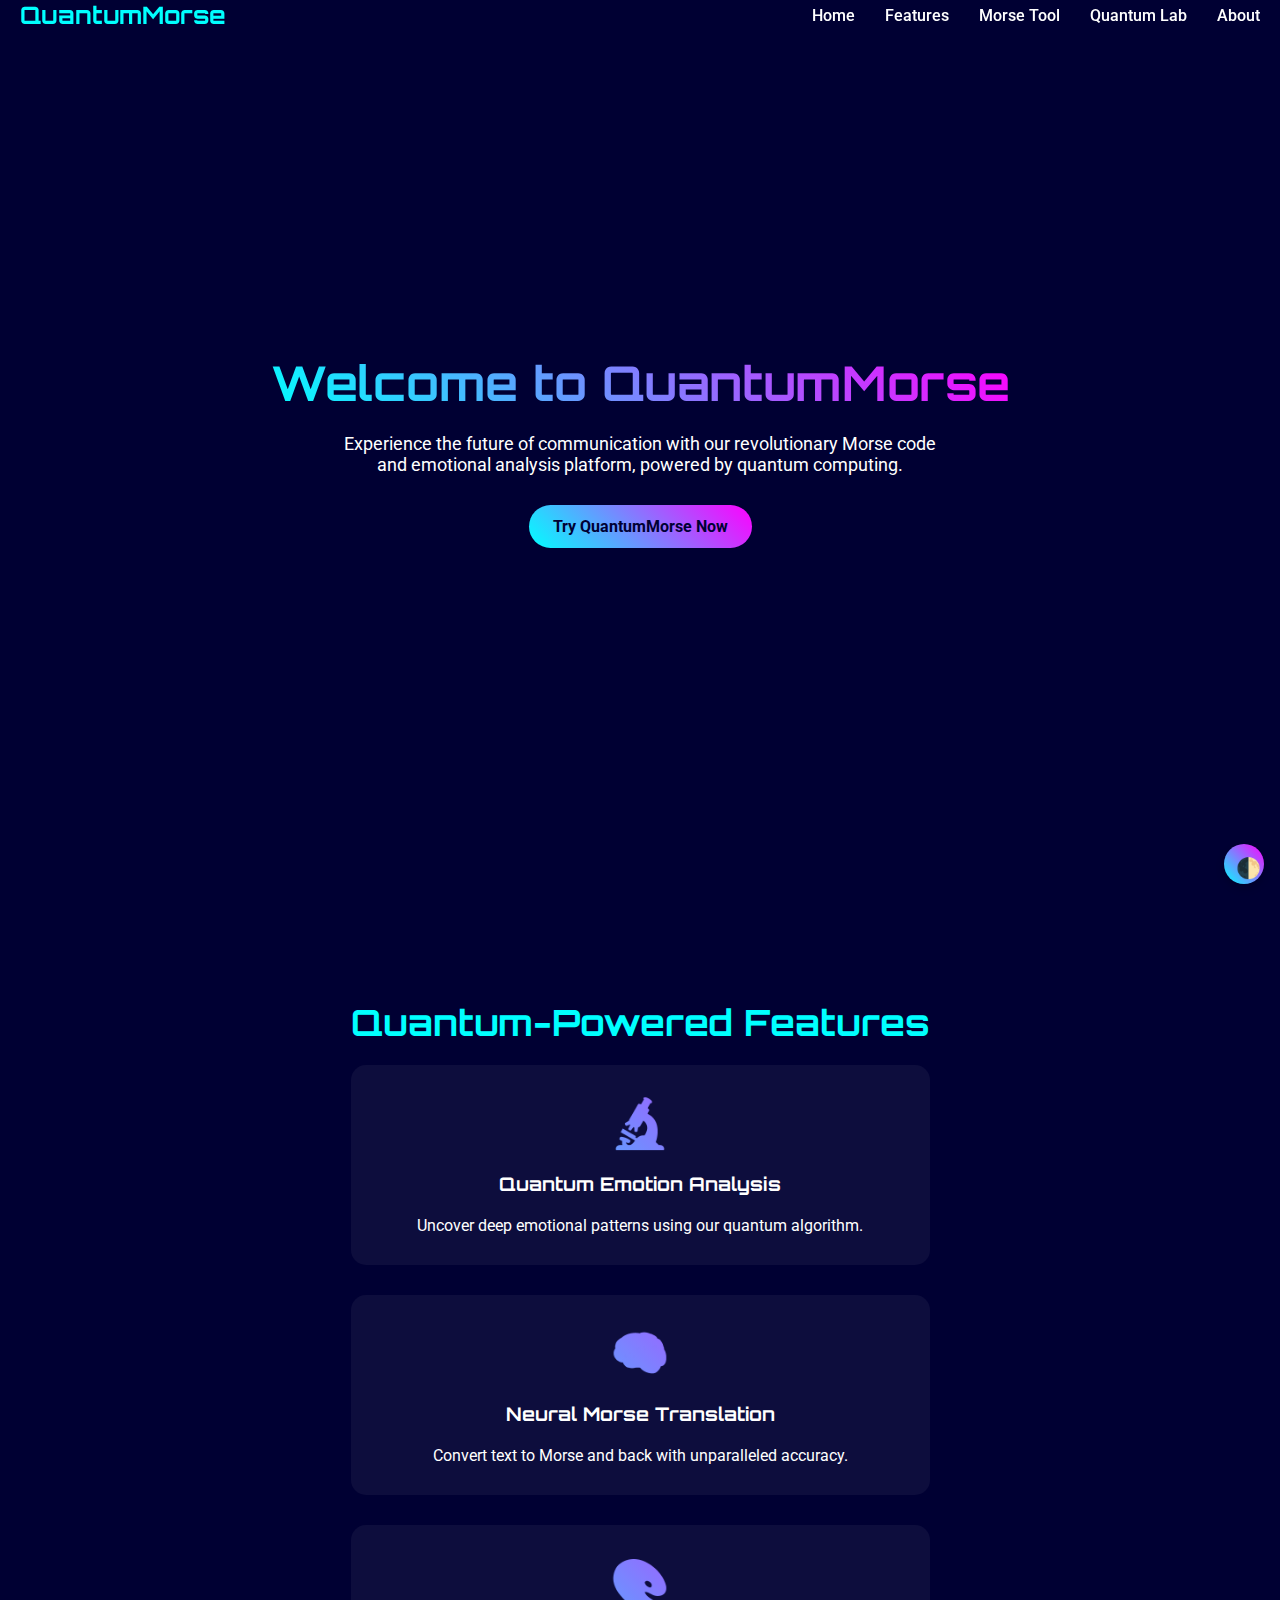
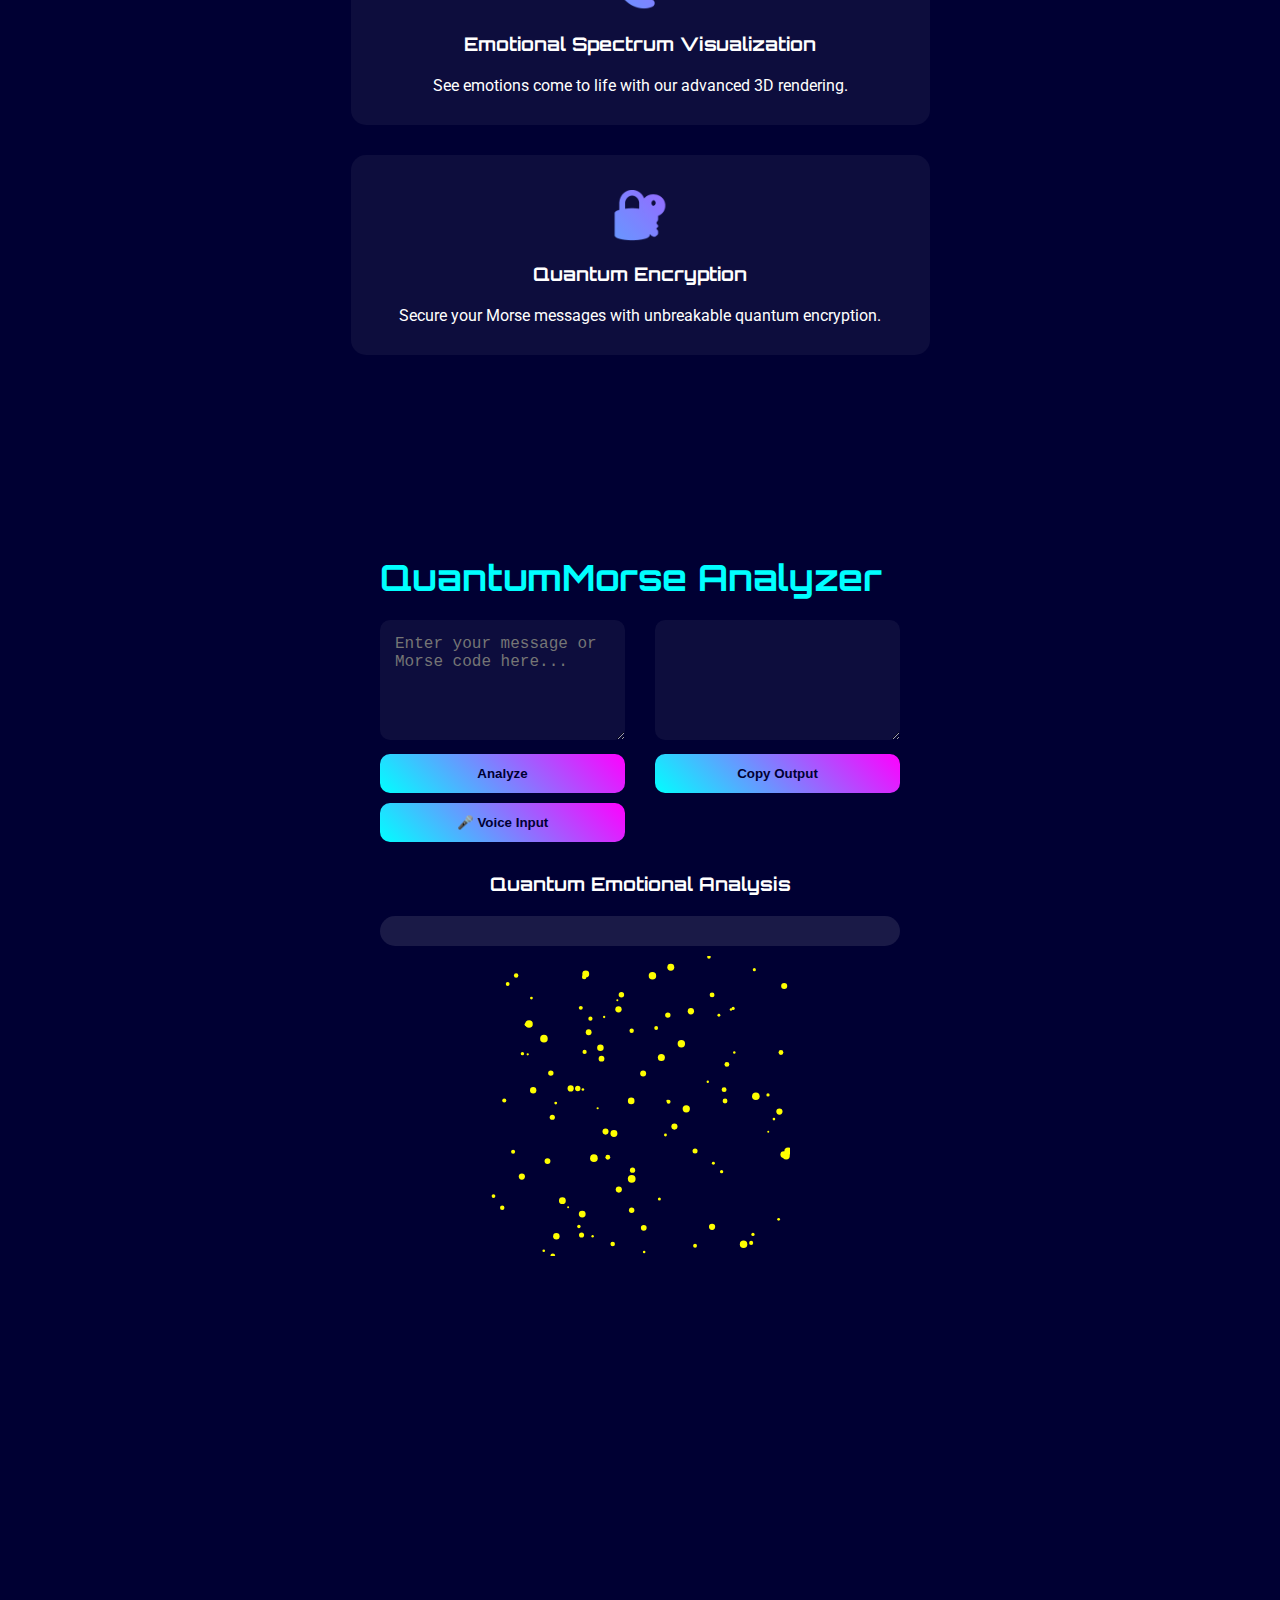
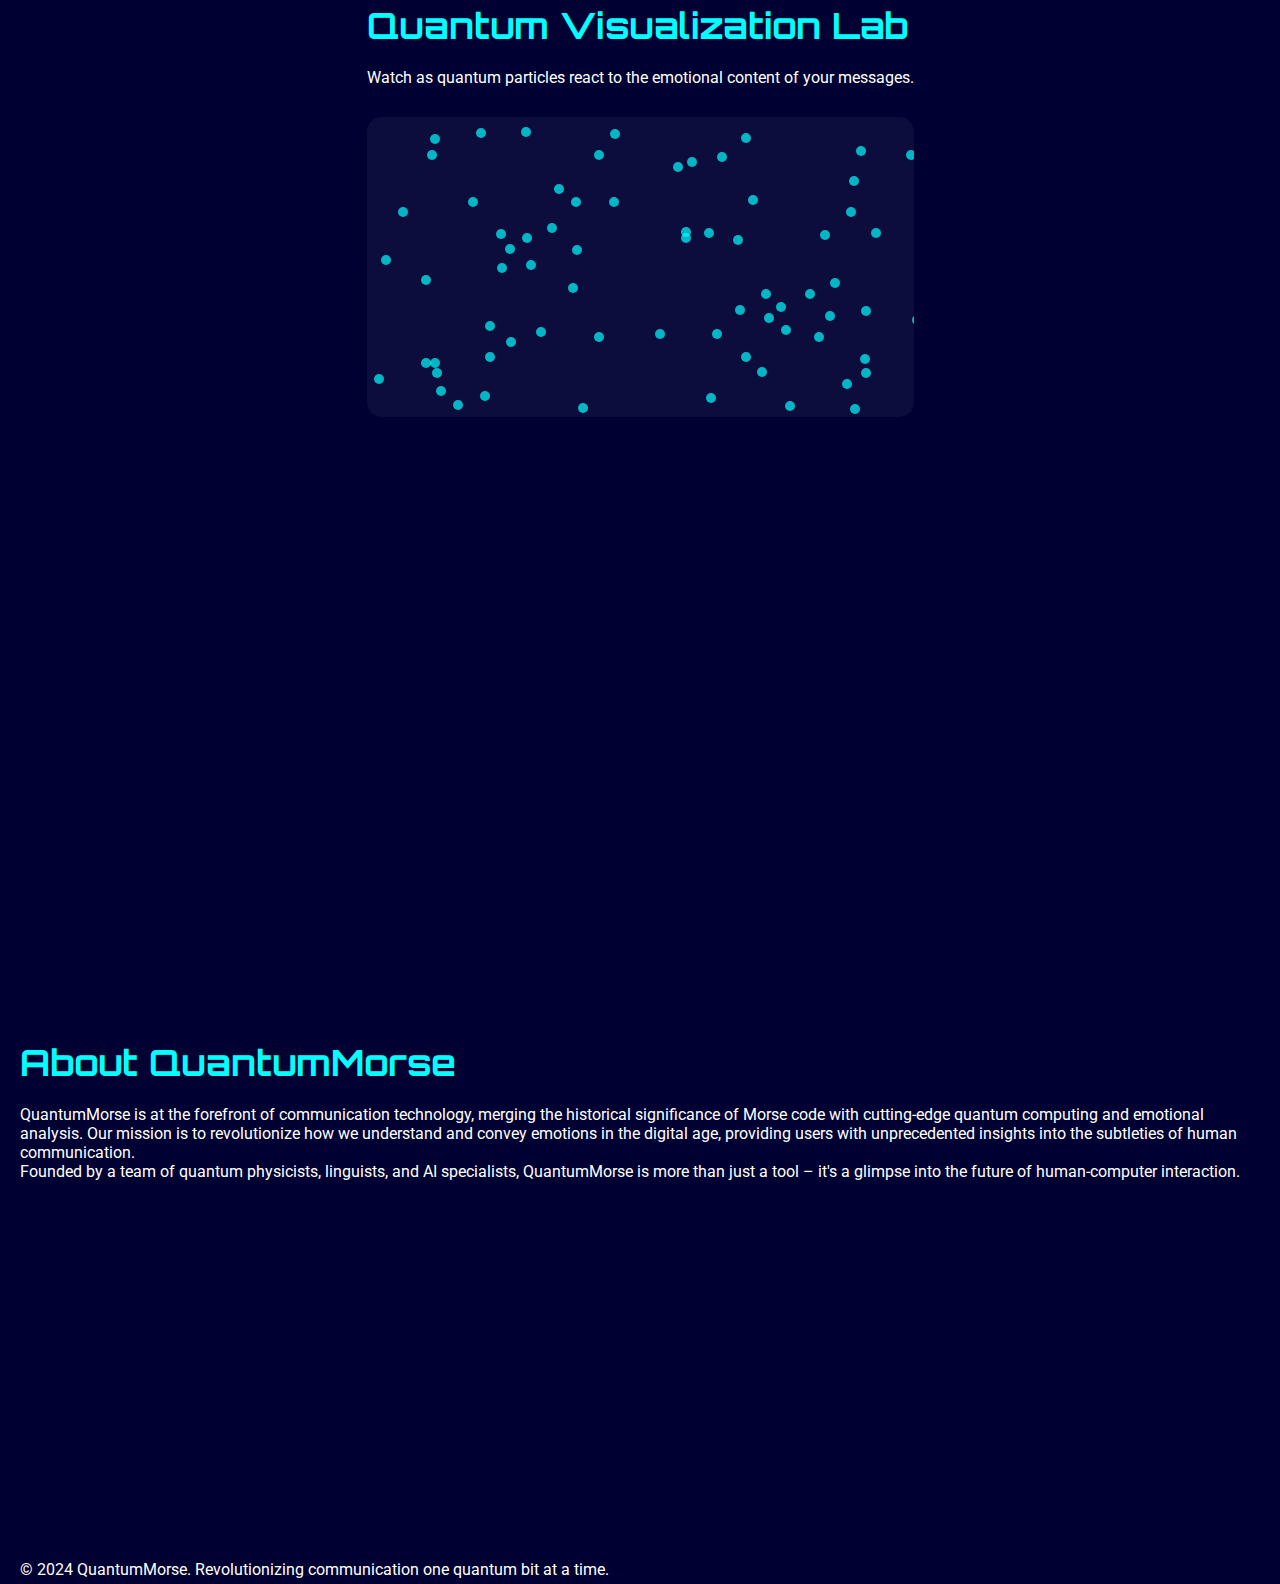
<file: index.html>
<!DOCTYPE html>
<html lang="en">
<head>
    <meta charset="UTF-8">
    <meta name="viewport" content="width=device-width, initial-scale=1.0">
    <title>QuantumMorse: Revolutionizing Communication</title>
    <style>
        @import url('https://fonts.googleapis.com/css2?family=Orbitron:wght@400;700&family=Roboto:wght@300;400;700&display=swap');

        :root {
            --primary-color: #00ffff;
            --secondary-color: #ff00ff;
            --background-color: #000033;
            --text-color: #ffffff;
        }

        * {
            margin: 0;
            padding: 0;
            box-sizing: border-box;
        }

        body {
            font-family: 'Roboto', sans-serif;
            background-color: var(--background-color);
            color: var(--text-color);
            overflow-x: hidden;
        }

        .container {
            max-width: 1400px;
            margin: 0 auto;
            padding: 0 20px;
        }

        header {
            position: fixed;
            width: 100%;
            top: 0;
            z-index: 1000;
            background: rgba(0, 0, 51, 0.8);
            backdrop-filter: blur(10px);
        }

        nav {
            display: flex;
            justify-content: space-between;
            align-items: center;
            padding: 20px 0;
        }

        .logo {
            font-family: 'Orbitron', sans-serif;
            font-size: 24px;
            font-weight: 700;
            color: var(--primary-color);
        }

        .nav-links {
            display: flex;
            gap: 30px;
        }

        .nav-links a {
            color: var(--text-color);
            text-decoration: none;
            font-weight: 500;
            transition: color 0.3s ease;
        }

        .nav-links a:hover {
            color: var(--primary-color);
        }

        section {
            padding: 100px 0;
            min-height: 100vh;
            display: flex;
            align-items: center;
            justify-content: center;
        }

        h1, h2, h3 {
            font-family: 'Orbitron', sans-serif;
            margin-bottom: 20px;
        }

        h1 {
            font-size: 48px;
            text-align: center;
            background: linear-gradient(45deg, var(--primary-color), var(--secondary-color));
            -webkit-background-clip: text;
            -webkit-text-fill-color: transparent;
        }

        h2 {
            font-size: 36px;
            color: var(--primary-color);
        }

        .hero {
            text-align: center;
        }

        .hero p {
            font-size: 18px;
            max-width: 600px;
            margin: 0 auto 30px;
        }

        .cta-button {
            display: inline-block;
            padding: 12px 24px;
            background: linear-gradient(45deg, var(--primary-color), var(--secondary-color));
            color: var(--background-color);
            text-decoration: none;
            font-weight: 700;
            border-radius: 30px;
            transition: transform 0.3s ease;
        }

        .cta-button:hover {
            transform: scale(1.05);
        }

        .features {
            display: grid;
            grid-template-columns: repeat(auto-fit, minmax(300px, 1fr));
            gap: 30px;
        }

        .feature-card {
            background: rgba(255, 255, 255, 0.05);
            border-radius: 15px;
            padding: 30px;
            text-align: center;
            transition: transform 0.3s ease;
        }

        .feature-card:hover {
            transform: translateY(-10px);
        }

        .feature-icon {
            font-size: 48px;
            margin-bottom: 20px;
            background: linear-gradient(45deg, var(--primary-color), var(--secondary-color));
            -webkit-background-clip: text;
            -webkit-text-fill-color: transparent;
        }

        .morse-container {
            display: flex;
            gap: 30px;
        }

        .morse-input, .morse-output {
            flex: 1;
        }

        textarea, input[type="text"] {
            width: 100%;
            padding: 15px;
            background: rgba(255, 255, 255, 0.05);
            border: none;
            border-radius: 10px;
            color: var(--text-color);
            font-size: 16px;
            resize: vertical;
        }

        button {
            display: block;
            width: 100%;
            padding: 12px;
            margin-top: 10px;
            background: linear-gradient(45deg, var(--primary-color), var(--secondary-color));
            border: none;
            border-radius: 10px;
            color: var(--background-color);
            font-weight: 700;
            cursor: pointer;
            transition: transform 0.3s ease;
        }

        button:hover {
            transform: scale(1.05);
        }

        .emotion-display {
            margin-top: 30px;
            text-align: center;
        }

        .emotion-meter {
            width: 100%;
            height: 30px;
            background: rgba(255, 255, 255, 0.1);
            border-radius: 15px;
            overflow: hidden;
            margin-top: 10px;
        }

        .emotion-fill {
            height: 100%;
            width: 0;
            background: linear-gradient(45deg, var(--primary-color), var(--secondary-color));
            transition: width 0.5s ease;
        }

        #emotionResult {
            margin-top: 10px;
            font-weight: 700;
        }

        .quantum-visualizer {
            width: 100%;
            height: 300px;
            background: rgba(255, 255, 255, 0.05);
            border-radius: 15px;
            margin-top: 30px;
            overflow: hidden;
            position: relative;
        }

        .quantum-particle {
            position: absolute;
            width: 10px;
            height: 10px;
            background: var(--primary-color);
            border-radius: 50%;
            opacity: 0.7;
        }

        @keyframes float {
            0%, 100% { transform: translateY(0); }
            50% { transform: translateY(-20px); }
        }

        .floating-element {
            animation: float 3s ease-in-out infinite;
        }

        @media (max-width: 768px) {
            .morse-container {
                flex-direction: column;
            }
        }
        .dark-mode-toggle {
            position: fixed;
            bottom: 1rem;
            right: 1rem;
            background-color: #f0f0f0;
            border: none;
            border-radius: 50%;
            width: 40px;
            height: 40px;
            font-size: 20px;
            cursor: pointer;
            box-shadow: 0 4px 8px rgba(0, 0, 0, 0.2);
            transition: background-color 0.3s, box-shadow 0.3s;
        }
        
        .dark-mode-toggle:hover {
            background-color: #e0e0e0;
        }
        
        .dark-mode-toggle:focus {
            outline: none;
        }
        
        /* Dark mode styles */
        .dark-mode .dark-mode-toggle {
            background-color: #333;
            color: #fff;
        }
        
    </style>
</head>
<body>
    <header>
        <nav class="container">
            <div class="logo">QuantumMorse</div>
            <div class="nav-links">
                <a href="#home">Home</a>
                <a href="#features">Features</a>
                <a href="#morse">Morse Tool</a>
                <a href="#quantum">Quantum Lab</a>
                <a href="#about">About</a>
            </div>
        </nav>
    </header>

    <main>
        <section id="home" class="hero">
            <div class="container">
                <h1>Welcome to QuantumMorse</h1>
                <p>Experience the future of communication with our revolutionary Morse code and emotional analysis platform, powered by quantum computing.</p>
                <a href="#morse" class="cta-button">Try QuantumMorse Now</a>
            </div>
        </section>

        <section id="features">
            <div class="container">
                <h2>Quantum-Powered Features</h2>
                <div class="features">
                    <div class="feature-card floating-element">
                        <div class="feature-icon">🔬</div>
                        <h3>Quantum Emotion Analysis</h3>
                        <p>Uncover deep emotional patterns using our quantum algorithm.</p>
                    </div>
                    <div class="feature-card floating-element">
                        <div class="feature-icon">🧠</div>
                        <h3>Neural Morse Translation</h3>
                        <p>Convert text to Morse and back with unparalleled accuracy.</p>
                    </div>
                    <div class="feature-card floating-element">
                        <div class="feature-icon">🎨</div>
                        <h3>Emotional Spectrum Visualization</h3>
                        <p>See emotions come to life with our advanced 3D rendering.</p>
                    </div>
                    <div class="feature-card floating-element">
                        <div class="feature-icon">🔐</div>
                        <h3>Quantum Encryption</h3>
                        <p>Secure your Morse messages with unbreakable quantum encryption.</p>
                    </div>
                </div>
            </div>
        </section>

        <section id="morse">
            <div class="container">
                <h2>QuantumMorse Analyzer</h2>
                <div class="morse-container">
                    <div class="morse-input">
                        <textarea id="inputText" rows="5" placeholder="Enter your message or Morse code here..."></textarea>
                        <button onclick="analyzeMorse()">Analyze</button>
                    </div>
                    <div class="morse-output">
                        <textarea id="outputText" rows="5" readonly></textarea>
                        <button onclick="copyOutput()">Copy Output</button>
                    </div>
                </div>
                <div class="emotion-display">
                    <h3>Quantum Emotional Analysis</h3>
                    <div class="emotion-meter">
                        <div class="emotion-fill" id="emotionFill"></div>
                    </div>
                    <p id="emotionResult"></p>
                </div>
            </div>
        </section>

        <section id="quantum">
            <div class="container">
                <h2>Quantum Visualization Lab</h2>
                <p>Watch as quantum particles react to the emotional content of your messages.</p>
                <div class="quantum-visualizer" id="quantumVisualizer"></div>
            </div>
        </section>

        <section id="about">
            <div class="container">
                <h2>About QuantumMorse</h2>
                <p>QuantumMorse is at the forefront of communication technology, merging the historical significance of Morse code with cutting-edge quantum computing and emotional analysis. Our mission is to revolutionize how we understand and convey emotions in the digital age, providing users with unprecedented insights into the subtleties of human communication.</p>
                <p>Founded by a team of quantum physicists, linguists, and AI specialists, QuantumMorse is more than just a tool – it's a glimpse into the future of human-computer interaction.</p>
            </div>
        </section>
    </main>

    <footer>
        <div class="container">
            <p>&copy; 2024 QuantumMorse. Revolutionizing communication one quantum bit at a time.</p>
        </div>
    </footer>

    <script>
        function analyzeMorse() {
            const input = document.getElementById('inputText').value;
            const output = document.getElementById('outputText');
            const emotionFill = document.getElementById('emotionFill');
            const emotionResult = document.getElementById('emotionResult');

            // Simulated Morse code conversion (replace with actual implementation)
            const morseCode = {
                'A': '.-', 'B': '-...', 'C': '-.-.', 'D': '-..', 'E': '.', 'F': '..-.',
                'G': '--.', 'H': '....', 'I': '..', 'J': '.---', 'K': '-.-', 'L': '.-..',
                'M': '--', 'N': '-.', 'O': '---', 'P': '.--.', 'Q': '--.-', 'R': '.-.',
                'S': '...', 'T': '-', 'U': '..-', 'V': '...-', 'W': '.--', 'X': '-..-',
                'Y': '-.--', 'Z': '--..', '0': '-----', '1': '.----', '2': '..---',
                '3': '...--', '4': '....-', '5': '.....', '6': '-....', '7': '--...',
                '8': '---..', '9': '----.', '.': '.-.-.-', ',': '--..--', '?': '..--..',
                "'": '.----.', '!': '-.-.--', '/': '-..-.', '(': '-.--.', ')': '-.--.-',
                '&': '.-...', ':': '---...', ';': '-.-.-.', '=': '-...-', '+': '.-.-.',
                '-': '-....-', '_': '..--.-', '"': '.-..-.', '$': '...-..-', '@': '.--.-.',
                ' ': '/'
            };

            let result = '';
            if (input.includes('.') || input.includes('-')) {
                // Decode Morse to text
                const words = input.split(' / ');
                result = words.map(word => {
                    return word.split(' ').map(char => {
                        return Object.keys(morseCode).find(key => morseCode[key] === char) || '';
                    }).join('');
                }).join(' ');
            } else {
                // Encode text to Morse
                result = input.toUpperCase().split('').map(char => {
                    return morseCode[char] || char;
                }).join(' ');
            }

            output.value = result;

            // Simulated quantum emotional analysis
            const emotionScore = Math.random();
            emotionFill.style.width = `${emotionScore * 100}%`;
            
            let emotion;
            if (emotionScore < 0.2) emotion = "Deeply Calm";
            else if (emotionScore < 0.4) emotion = "Mildly Pleasant";
            else if (emotionScore < 0.6) emotion = "Neutral";
            else if (emotionScore < 0.8) emotion = "Moderately Intense";
            else emotion = "Highly Charged";

            emotionResult.textContent = `Quantum Emotional State: ${emotion} (${(emotionScore * 100).toFixed(2)}%)`;

            // Update quantum visualization
            updateQuantumVisualization(emotionScore);
        }

        function copyOutput() {
            const output = document.getElementById('outputText');
            output.select();
            document.execCommand('copy');
            alert('Output copied to clipboard!');
        }

        function updateQuantumVisualization(emotionScore) {
            const visualizer = document.getElementById('quantumVisualizer');
            visualizer.innerHTML = '';
            const particleCount = Math.floor(emotionScore * 100) + 20;

            for (let i = 0; i < particleCount; i++) {
                const particle = document.createElement('div');
                particle.classList.add('quantum-particle');
                particle.style.left = `${Math.random() * 100}%`;
                particle.style.top = `${Math.random() * 100}%`;
                particle.style.animationDuration = `${Math.random() * 3 + 2}s`;
                particle.style.animationDelay = `${Math.random() * 2}s`;
                visualizer.appendChild(particle);
            }
        }

        // Initialize quantum visualization
        updateQuantumVisualization(0.5);

        // Add interactive particle effect to the hero section
        const hero = document.querySelector('.hero');
        hero.addEventListener('mousemove', (e) => {
            const particle = document.createElement('div');
            particle.classList.add('quantum-particle');
            particle.style.left = `${e.clientX}px`;
            particle.style.top = `${e.clientY}px`;
            hero.appendChild(particle);
            setTimeout(() => {
                particle.remove();
            }, 1000);
        });

        // Add floating animation to feature cards
        const featureCards = document.querySelectorAll('.feature-card');
        featureCards.forEach((card, index) => {
            card.style.animationDelay = `${index * 0.2}s`;
        });

        // Add real-time Morse code conversion
        const inputText = document.getElementById('inputText');
        inputText.addEventListener('input', () => {
            if (!inputText.value.includes('.') && !inputText.value.includes('-')) {
                analyzeMorse();
            }
        });

        // Add quantum encryption simulation
        function quantumEncrypt(message) {
            return btoa(message); // This is a simple base64 encoding, replace with actual quantum encryption
        }

        function quantumDecrypt(encrypted) {
            return atob(encrypted); // This is a simple base64 decoding, replace with actual quantum decryption
        }

        // Add voice input feature
        if ('webkitSpeechRecognition' in window) {
            const voiceButton = document.createElement('button');
            voiceButton.textContent = '🎤 Voice Input';
            voiceButton.onclick = startVoiceInput;
            document.querySelector('.morse-input').appendChild(voiceButton);

            function startVoiceInput() {
                const recognition = new webkitSpeechRecognition();
                recognition.onresult = (event) => {
                    const voiceResult = event.results[0][0].transcript;
                    document.getElementById('inputText').value = voiceResult;
                    analyzeMorse();
                };
                recognition.start();
            }
        }

        // Create and style the dark mode toggle button
const darkModeToggle = document.createElement('button');
darkModeToggle.textContent = '🌓';
darkModeToggle.className = 'dark-mode-toggle';
darkModeToggle.onclick = toggleDarkMode;
document.body.appendChild(darkModeToggle);

function toggleDarkMode() {
    document.body.classList.toggle('dark-mode');
    if (document.body.classList.contains('dark-mode')) {
        document.documentElement.style.setProperty('--background-color', '#ffffff');
        document.documentElement.style.setProperty('--text-color', '#000033');
    } else {
        document.documentElement.style.setProperty('--background-color', '#000033');
        document.documentElement.style.setProperty('--text-color', '#ffffff');
    }
}

        // Add interactive 3D emotion visualization
        const emotionCanvas = document.createElement('canvas');
        emotionCanvas.width = 300;
        emotionCanvas.height = 300;
        document.querySelector('.emotion-display').appendChild(emotionCanvas);

        const ctx = emotionCanvas.getContext('2d');
        let emotionParticles = [];

        function createEmotionParticles(emotion) {
            emotionParticles = [];
            const particleCount = 100;
            for (let i = 0; i < particleCount; i++) {
                emotionParticles.push({
                    x: Math.random() * emotionCanvas.width,
                    y: Math.random() * emotionCanvas.height,
                    radius: Math.random() * 3 + 1,
                    color: getEmotionColor(emotion),
                    speed: Math.random() * 2 + 1
                });
            }
        }

        function getEmotionColor(emotion) {
            const colors = {
                "Deeply Calm": "#00ff00",
                "Mildly Pleasant": "#66ff66",
                "Neutral": "#ffff00",
                "Moderately Intense": "#ff9900",
                "Highly Charged": "#ff0000"
            };
            return colors[emotion] || "#ffffff";
        }

        function animateEmotionParticles() {
            ctx.clearRect(0, 0, emotionCanvas.width, emotionCanvas.height);
            emotionParticles.forEach(particle => {
                ctx.beginPath();
                ctx.arc(particle.x, particle.y, particle.radius, 0, Math.PI * 2);
                ctx.fillStyle = particle.color;
                ctx.fill();

                particle.y -= particle.speed;
                if (particle.y < 0) {
                    particle.y = emotionCanvas.height;
                }
            });
            requestAnimationFrame(animateEmotionParticles);
        }

        createEmotionParticles("Neutral");
        animateEmotionParticles();

        // Update emotion visualization when analysis is performed
        const originalAnalyzeMorse = analyzeMorse;
        analyzeMorse = function() {
            originalAnalyzeMorse();
            const emotionResult = document.getElementById('emotionResult').textContent;
            const emotion = emotionResult.split(': ')[1].split(' (')[0];
            createEmotionParticles(emotion);
        };
    </script>
</body>
</html>
</file>
